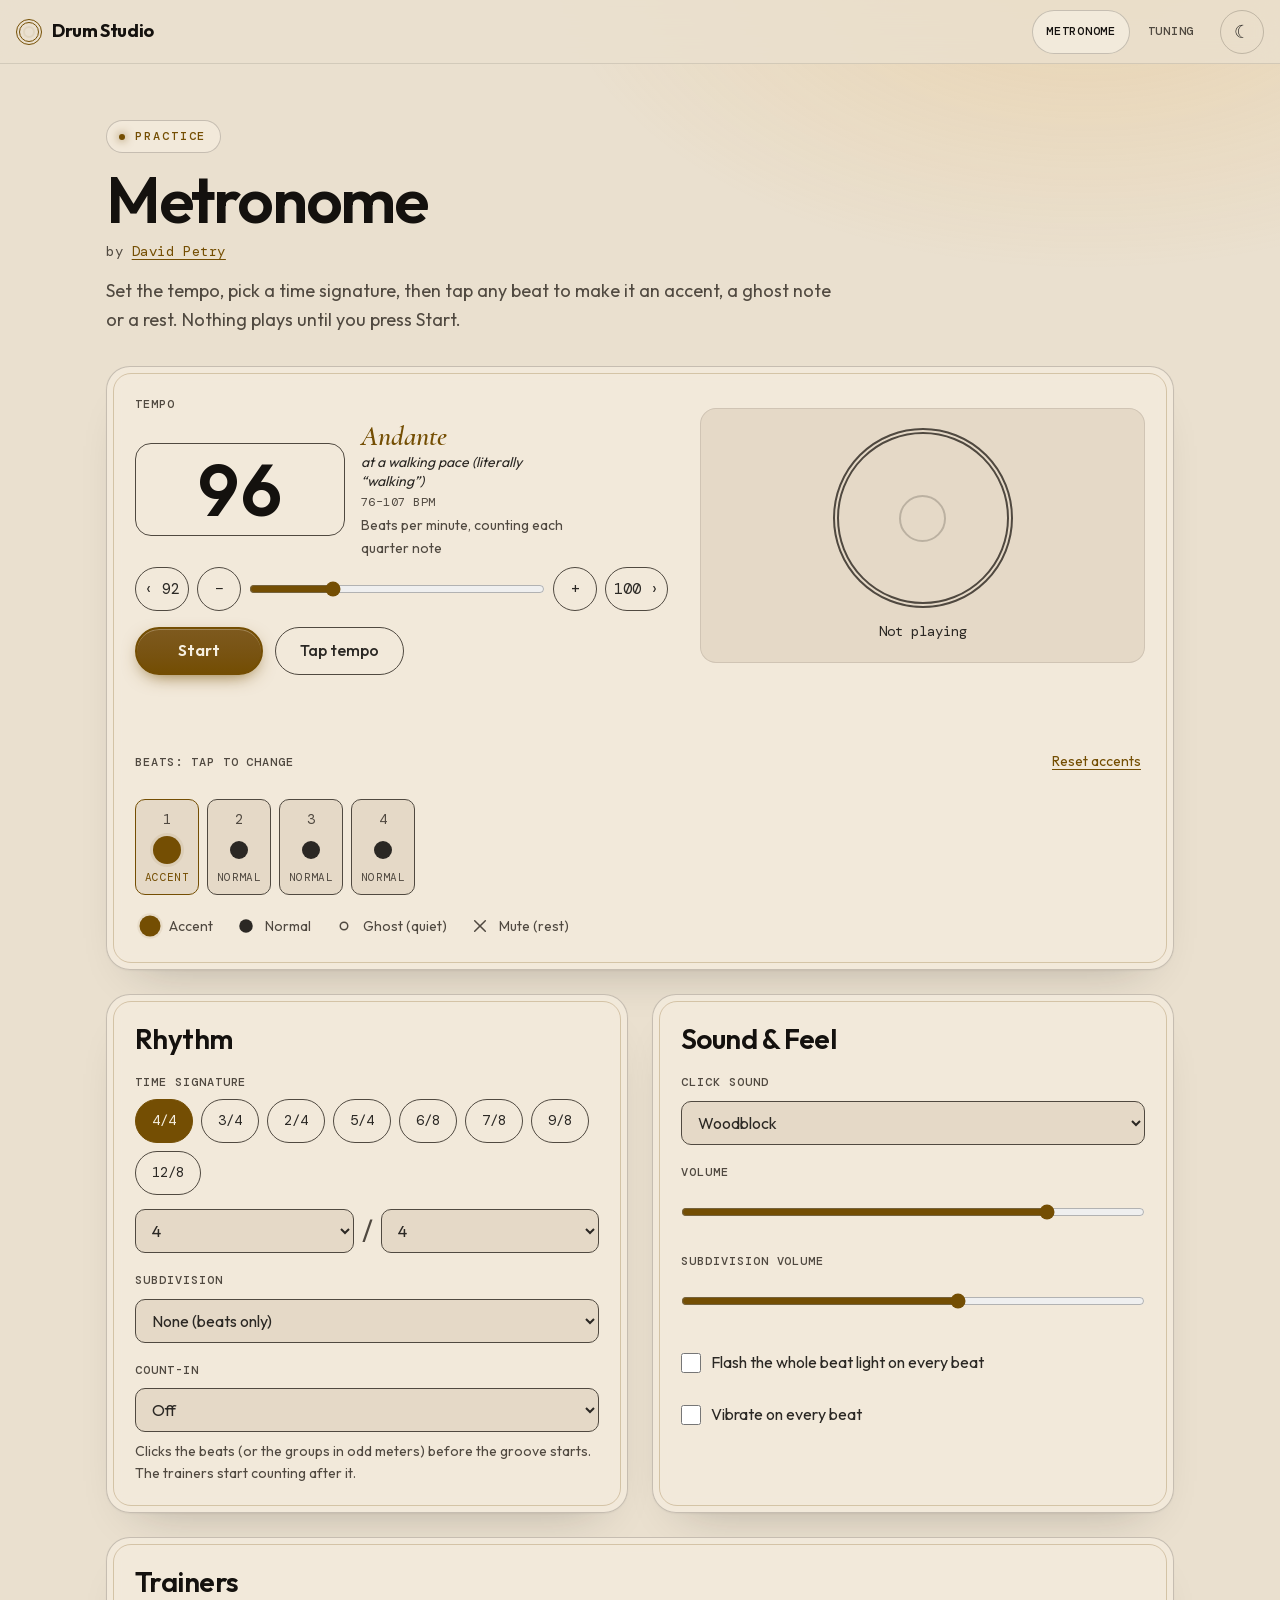
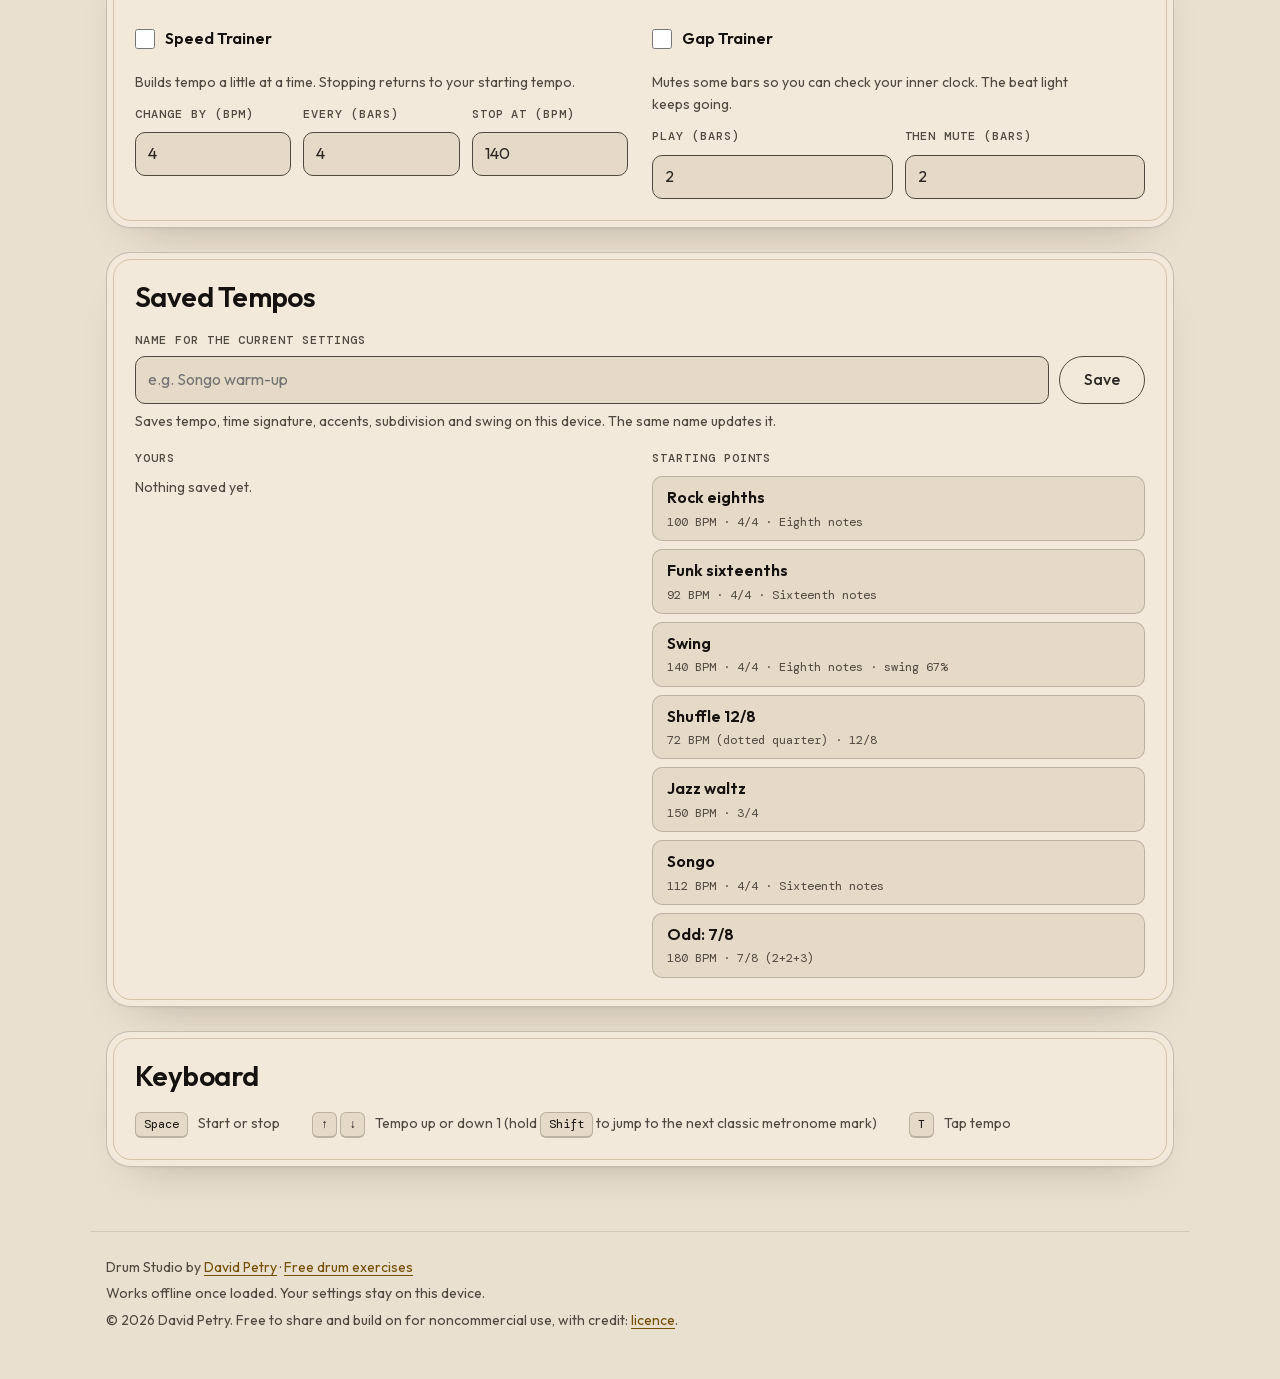
<file: index.html>
<!DOCTYPE html>
<html lang="en">
<head>
<meta charset="UTF-8">
<!-- Security policy: everything comes from this site; no inline scripts or styles;
     and the page may not send data anywhere (connect-src 'none'), so nothing,
     including microphone audio, can leave the device. Set here because GitHub
     Pages can't send it as a header. -->
<meta http-equiv="Content-Security-Policy" content="default-src 'self'; script-src 'self'; style-src 'self'; img-src 'self' data:; font-src 'self'; connect-src 'none'; media-src 'self'; manifest-src 'self'; worker-src 'self'; object-src 'none'; base-uri 'self'; form-action 'none'; upgrade-insecure-requests">
<meta name="referrer" content="strict-origin-when-cross-origin">
<meta name="viewport" content="width=device-width, initial-scale=1.0, viewport-fit=cover">
<title>Metronome · Drum Studio</title>
<meta name="description" content="A drummer's metronome: time signatures, subdivisions, swing, accents and ghost notes on every beat, saved tempos, and speed and gap trainers. Works offline.">
<meta name="author" content="David Petry">
<meta name="color-scheme" content="dark light">
<meta name="theme-color" content="#080a0e">
<link rel="manifest" href="manifest.webmanifest">
<link rel="icon" href="icons/icon.svg" type="image/svg+xml">
<link rel="apple-touch-icon" href="icons/apple-touch-icon.png">
<link rel="preload" href="fonts/outfit-300-700-latin.woff2" as="font" type="font/woff2" crossorigin>
<link rel="stylesheet" href="fonts/fonts.css">
<script src="js/theme.js"></script>
<link rel="stylesheet" href="css/studio.css">
</head>
<body>
<a href="#main" class="skip-link">Skip to main content</a>
<nav class="topnav" aria-label="Drum Studio">
  <a href="index.html" class="brand" aria-label="Drum Studio home"><span class="brand-mark" aria-hidden="true"></span><span class="brand-text">Drum Studio</span></a>
  <ul class="navlinks">
    <li><a href="index.html" aria-current="page">Metronome</a></li>
    <li><a href="tuning.html">Tuning</a></li>
    <li><button type="button" class="theme-toggle install-btn" id="installApp" aria-label="Install Drum Studio as an app" title="Install Drum Studio as an app" hidden><svg viewBox="0 0 24 24" width="20" height="20" aria-hidden="true" focusable="false"><path d="M12 3v12m0 0-5-5m5 5 5-5M5 21h14" fill="none" stroke="currentColor" stroke-width="2" stroke-linecap="round" stroke-linejoin="round"/></svg></button></li>
    <li><button type="button" class="theme-toggle" id="themeToggle" aria-label="Switch to light theme"><span aria-hidden="true">☀</span></button></li>
  </ul>
</nav>

<main id="main">
  <header class="pagehead">
    <p class="eyebrow">Practice</p>
    <h1>Metronome</h1>
    <p class="byline">by <a href="https://david-petry.netlify.app/">David Petry</a></p>
    <p class="lede">Set the tempo, pick a time signature, then tap any beat to make it an accent, a ghost note or a rest. Nothing plays until you press Start.</p>
  </header>

  <noscript><p class="panel notice">The metronome needs JavaScript turned on.</p></noscript>
  <p class="panel notice" id="no-audio" hidden>This browser can’t play web audio, so the metronome can’t run here. Try a current version of Chrome, Edge, Firefox or Safari.</p>

  <div id="metro" hidden>
    <!-- The player: tempo, the beat grid and Start -->
    <section class="panel player" aria-labelledby="player-title">
      <h2 id="player-title" class="visually-hidden">Player</h2>

      <div class="tempo">
        <label for="bpm" class="label">Tempo</label>
        <div class="tempo-readout">
          <input type="number" id="bpm" class="bpm" min="20" max="300" step="1" value="96" inputmode="numeric" aria-describedby="tempo-word tempo-meaning tempo-range tempo-unit">
          <div class="tempo-meta">
            <span class="tempo-word" id="tempo-word" lang="it">Andante</span>
            <span class="tempo-meaning" id="tempo-meaning">at a walking pace (literally “walking”)</span>
            <span class="tempo-range" id="tempo-range">76–107 BPM</span>
            <span class="tempo-unit" id="tempo-unit">Beats per minute, counting each quarter note</span>
          </div>
        </div>
        <div class="slide">
          <button type="button" class="step mark-step" id="bpm-prev" aria-label="Previous classic metronome mark: 92 BPM">‹ 92</button>
          <button type="button" class="step" id="bpm-down" aria-label="Slower by 1 BPM">−</button>
          <input type="range" id="bpm-range" min="20" max="300" step="1" value="96" aria-label="Tempo slider, 20 to 300 BPM">
          <button type="button" class="step" id="bpm-up" aria-label="Faster by 1 BPM">+</button>
          <button type="button" class="step mark-step" id="bpm-next" aria-label="Next classic metronome mark: 100 BPM">100 ›</button>
        </div>
      </div>

      <div class="stage">
        <div class="flash" id="flash" aria-hidden="true"><span class="flash-ring"></span></div>
        <p class="position" id="position">Not playing</p>
      </div>

      <div class="actions">
        <button type="button" class="btn-primary" id="start" aria-pressed="false">Start</button>
        <button type="button" class="btn-ghost" id="tap">Tap tempo</button>
      </div>
      <p class="status" id="status" role="status" aria-live="polite"></p>

      <div class="grid-head">
        <h3 class="label" id="grid-title">Beats: Tap to Change</h3>
        <button type="button" class="link-btn" id="reset-accents">Reset accents</button>
      </div>
      <div class="grid" id="grid" role="group" aria-labelledby="grid-title"></div>
      <ul class="legend" aria-label="What the beat marks mean">
        <li><span class="mark lv-accent" aria-hidden="true"></span>Accent</li>
        <li><span class="mark lv-normal" aria-hidden="true"></span>Normal</li>
        <li><span class="mark lv-ghost" aria-hidden="true"></span>Ghost (quiet)</li>
        <li><span class="mark lv-mute" aria-hidden="true"></span>Mute (rest)</li>
      </ul>
    </section>

    <div class="columns">
      <!-- Rhythm: time signature, subdivision, swing -->
      <section class="panel" aria-labelledby="rhythm-title">
        <h2 id="rhythm-title">Rhythm</h2>
        <fieldset class="field">
          <legend class="label">Time Signature</legend>
          <div class="chips" id="meter-quick"></div>
          <div class="meter-pick">
            <label class="visually-hidden" for="meter-beats">Beats per bar</label>
            <select id="meter-beats"></select>
            <span class="meter-slash" aria-hidden="true">/</span>
            <label class="visually-hidden" for="meter-unit">Note value of each beat</label>
            <select id="meter-unit"></select>
          </div>
        </fieldset>
        <div class="field" id="groups-row" hidden>
          <label class="label" for="meter-groups">Grouping</label>
          <select id="meter-groups"></select>
          <p class="hint">How the beats are felt. 7/8 as 2 + 2 + 3 accents beats 1, 3 and 5.</p>
        </div>
        <label class="check" id="dotted-row" hidden><input type="checkbox" id="dotted"> Count the tempo in dotted quarters (one per group of three)</label>
        <div class="field">
          <label class="label" for="sub">Subdivision</label>
          <select id="sub"></select>
        </div>
        <div class="field" id="swing-row" hidden>
          <label class="label" for="swing">Swing</label>
          <input type="range" id="swing" min="50" max="75" step="1" value="50" aria-describedby="swing-out">
          <output id="swing-out" for="swing" class="hint">Straight (50%)</output>
        </div>
        <div class="field">
          <label class="label" for="count-in">Count-in</label>
          <select id="count-in">
            <option value="0">Off</option>
            <option value="1">1 bar</option>
            <option value="2">2 bars</option>
          </select>
          <p class="hint">Clicks the beats (or the groups in odd meters) before the groove starts. The trainers start counting after it.</p>
        </div>
      </section>

      <!-- Sound and feel -->
      <section class="panel" aria-labelledby="sound-title">
        <h2 id="sound-title">Sound &amp; Feel</h2>
        <div class="field">
          <label class="label" for="sound">Click sound</label>
          <select id="sound">
            <option value="wood">Woodblock</option>
            <option value="beep">Beep</option>
            <option value="stick">Stick click</option>
          </select>
        </div>
        <div class="field">
          <label class="label" for="volume">Volume</label>
          <input type="range" id="volume" min="0" max="100" step="1" value="80">
        </div>
        <div class="field">
          <label class="label" for="sub-volume">Subdivision volume</label>
          <input type="range" id="sub-volume" min="0" max="100" step="1" value="60">
        </div>
        <label class="check"><input type="checkbox" id="big-flash"> Flash the whole beat light on every beat</label>
        <label class="check" id="vibrate-row" hidden><input type="checkbox" id="vibrate"> Vibrate on every beat</label>
      </section>
    </div>

    <!-- Trainers -->
    <section class="panel" aria-labelledby="trainers-title">
      <h2 id="trainers-title">Trainers</h2>
      <div class="columns">
        <fieldset class="trainer">
          <legend><label class="check"><input type="checkbox" id="speed-on"> Speed Trainer</label></legend>
          <p class="hint">Builds tempo a little at a time. Stopping returns to your starting tempo.</p>
          <p class="trainer-progress" id="speed-progress" hidden></p>
          <div class="trio">
            <label class="field"><span class="label">Change by (BPM)</span><input type="number" id="speed-step" value="4" min="-50" max="50" inputmode="numeric"></label>
            <label class="field"><span class="label">Every (bars)</span><input type="number" id="speed-every" value="4" min="1" max="64" inputmode="numeric"></label>
            <label class="field"><span class="label">Stop at (BPM)</span><input type="number" id="speed-target" value="140" min="20" max="300" inputmode="numeric"></label>
          </div>
        </fieldset>
        <fieldset class="trainer">
          <legend><label class="check"><input type="checkbox" id="gap-on"> Gap Trainer</label></legend>
          <p class="hint">Mutes some bars so you can check your inner clock. The beat light keeps going.</p>
          <div class="trio">
            <label class="field"><span class="label">Play (bars)</span><input type="number" id="gap-play" value="2" min="1" max="64" inputmode="numeric"></label>
            <label class="field"><span class="label">Then mute (bars)</span><input type="number" id="gap-mute" value="2" min="1" max="64" inputmode="numeric"></label>
          </div>
        </fieldset>
      </div>
    </section>

    <!-- Saved tempos -->
    <section class="panel" aria-labelledby="presets-title">
      <h2 id="presets-title">Saved Tempos</h2>
      <form id="preset-form" class="preset-form">
        <label class="label" for="preset-name">Name for the current settings</label>
        <div class="inline">
          <input type="text" id="preset-name" maxlength="40" placeholder="e.g. Songo warm-up" autocomplete="off">
          <button type="submit" class="btn-ghost">Save</button>
        </div>
        <p class="hint">Saves tempo, time signature, accents, subdivision and swing on this device. The same name updates it.</p>
      </form>
      <div class="columns">
        <div>
          <h3 class="label">Yours</h3>
          <p class="hint" id="presets-empty">Nothing saved yet.</p>
          <ul class="presets" id="my-presets"></ul>
          <div class="undo" id="preset-undo" hidden>
            <span id="preset-undo-text"></span>
            <button type="button" class="btn-ghost" id="preset-undo-btn">Undo</button>
          </div>
        </div>
        <div>
          <h3 class="label">Starting Points</h3>
          <ul class="presets" id="starter-presets"></ul>
        </div>
      </div>
    </section>

    <section class="panel keys" aria-labelledby="keys-title">
      <h2 id="keys-title">Keyboard</h2>
      <dl class="keylist">
        <div><dt><kbd>Space</kbd></dt><dd>Start or stop</dd></div>
        <div><dt><kbd>↑</kbd> <kbd>↓</kbd></dt><dd>Tempo up or down 1 (hold <kbd>Shift</kbd> to jump to the next classic metronome mark)</dd></div>
        <div><dt><kbd>T</kbd></dt><dd>Tap tempo</dd></div>
      </dl>
    </section>
  </div>
</main>

<!-- Quick controls: appear at the bottom of the screen whenever the main
     Start button is scrolled out of view (see metronome.dart). -->
<div class="transport" id="transport" role="region" aria-label="Quick controls" hidden>
  <button type="button" class="transport-step" id="q-down" aria-label="Slower by 1 BPM">−</button>
  <span class="transport-bpm"><span id="q-bpm">96</span> <span class="transport-unit">BPM</span></span>
  <button type="button" class="transport-step" id="q-up" aria-label="Faster by 1 BPM">+</button>
  <button type="button" class="btn-ghost transport-tap" id="q-tap">Tap</button>
  <button type="button" class="btn-primary transport-start" id="q-start" aria-pressed="false">Start</button>
</div>

<footer class="foot">
  <p>Drum Studio by <a href="https://david-petry.netlify.app/">David Petry</a> · <a href="https://david-petry.netlify.app/drum-exercises.html">Free drum exercises</a></p>
  <p>Works offline once loaded. Your settings stay on this device.</p>
  <p class="install-tip" id="ios-install-tip" hidden>On iPhone or iPad: tap <strong>Share</strong>, then <strong>Add to Home Screen</strong> to install Drum Studio.</p>
  <p>© 2026 David Petry. Free to share and build on for noncommercial use, with credit: <a href="https://github.com/davidpetry-cloud/drum-studio/blob/main/LICENSE">licence</a>.</p>
</footer>
<script src="js/metronome.js" defer></script>
</body>
</html>
</file>
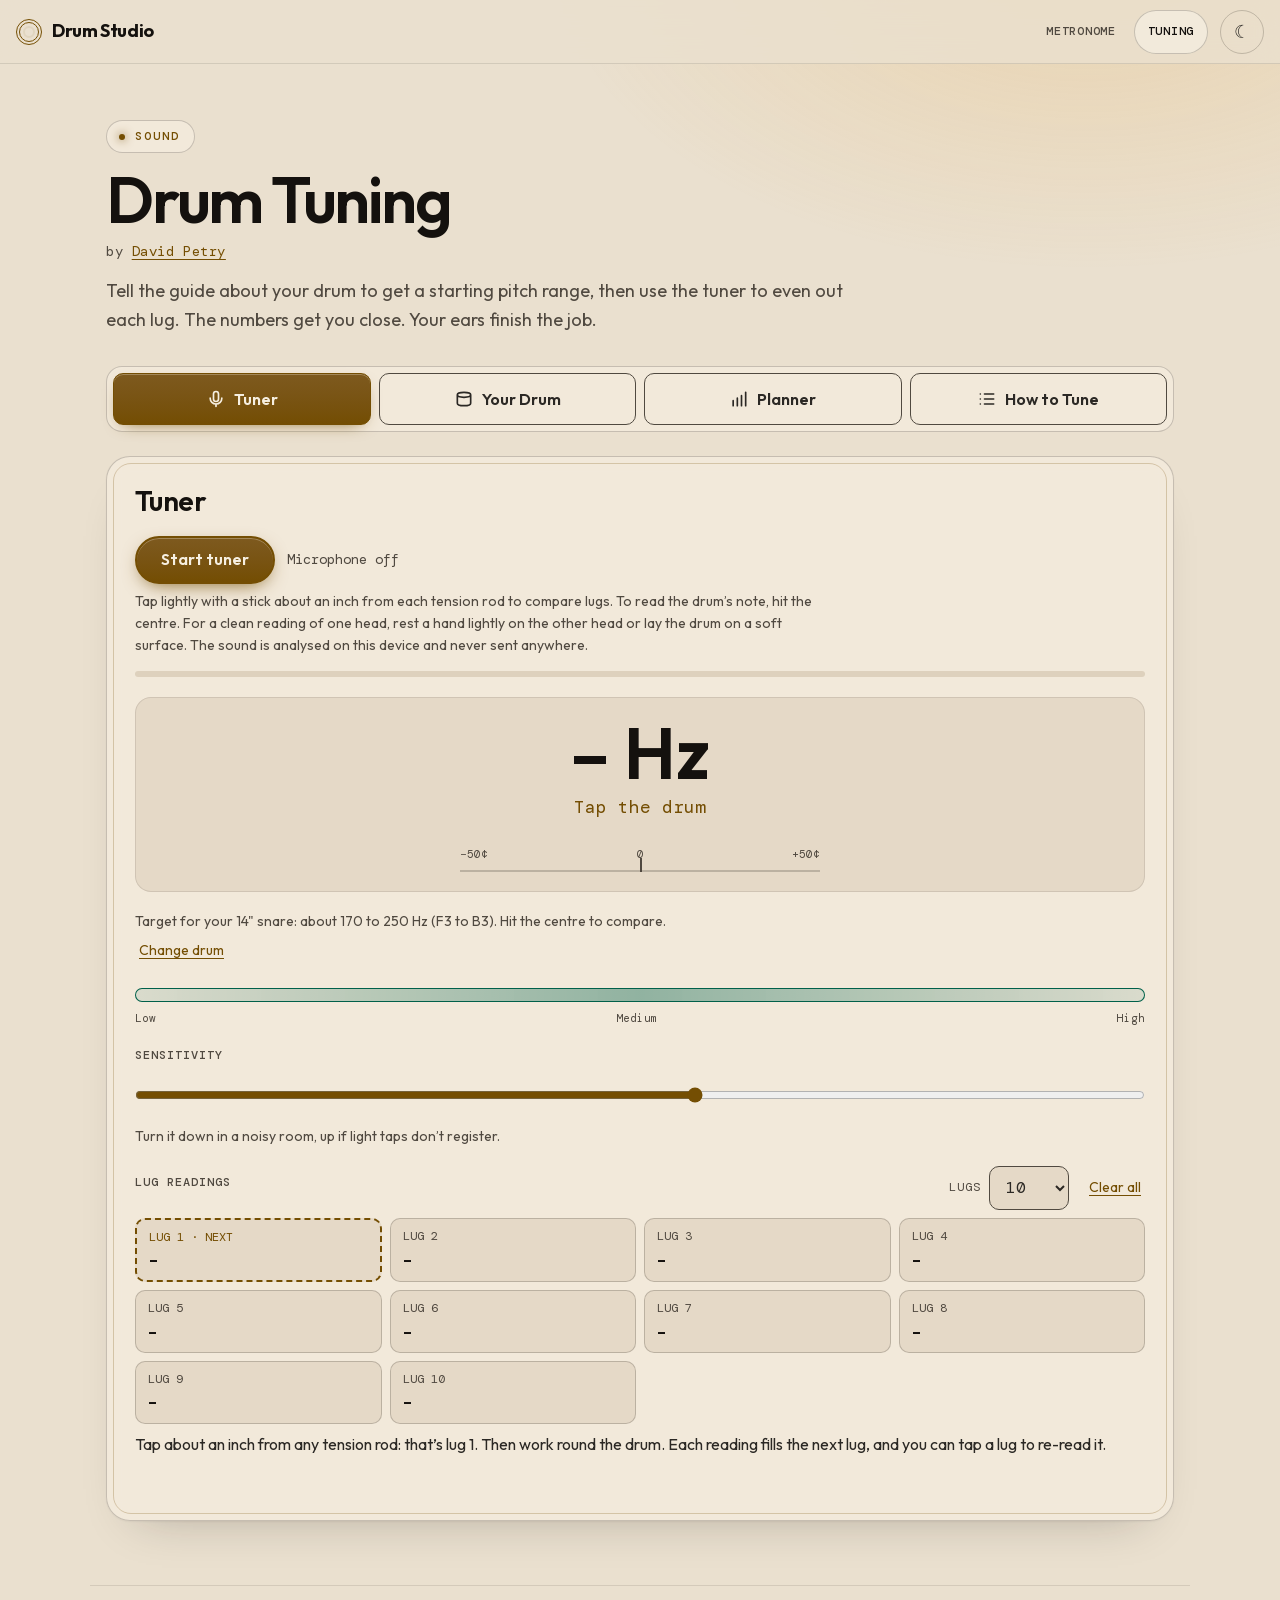
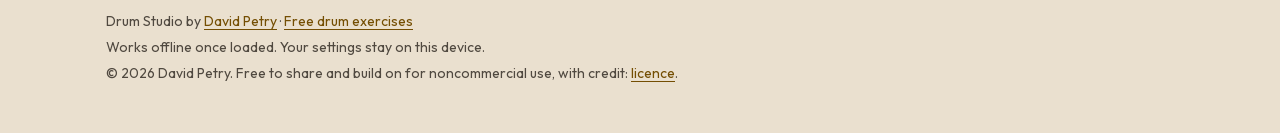
<file: tuning.html>
<!DOCTYPE html>
<html lang="en">
<head>
<meta charset="UTF-8">
<!-- Security policy: everything comes from this site; no inline scripts or styles;
     and the page may not send data anywhere (connect-src 'none'), so nothing,
     including microphone audio, can leave the device. Set here because GitHub
     Pages can't send it as a header. -->
<meta http-equiv="Content-Security-Policy" content="default-src 'self'; script-src 'self'; style-src 'self'; img-src 'self' data:; font-src 'self'; connect-src 'none'; media-src 'self'; manifest-src 'self'; worker-src 'self'; object-src 'none'; base-uri 'self'; form-action 'none'; upgrade-insecure-requests">
<meta name="referrer" content="strict-origin-when-cross-origin">
<meta name="viewport" content="width=device-width, initial-scale=1.0, viewport-fit=cover">
<title>Drum Tuning · Drum Studio</title>
<meta name="description" content="Tune your drums: a microphone tuner that reads each lug, starting pitch ranges by drum size, what shell materials and heads do, and a tom interval planner.">
<meta name="author" content="David Petry">
<meta name="color-scheme" content="dark light">
<meta name="theme-color" content="#080a0e">
<link rel="manifest" href="manifest.webmanifest">
<link rel="icon" href="icons/icon.svg" type="image/svg+xml">
<link rel="apple-touch-icon" href="icons/apple-touch-icon.png">
<link rel="preload" href="fonts/outfit-300-700-latin.woff2" as="font" type="font/woff2" crossorigin>
<link rel="stylesheet" href="fonts/fonts.css">
<script src="js/theme.js"></script>
<link rel="stylesheet" href="css/studio.css">
</head>
<body>
<a href="#main" class="skip-link">Skip to main content</a>
<nav class="topnav" aria-label="Drum Studio">
  <a href="index.html" class="brand" aria-label="Drum Studio home"><span class="brand-mark" aria-hidden="true"></span><span class="brand-text">Drum Studio</span></a>
  <ul class="navlinks">
    <li><a href="index.html">Metronome</a></li>
    <li><a href="tuning.html" aria-current="page">Tuning</a></li>
    <li><button type="button" class="theme-toggle install-btn" id="installApp" aria-label="Install Drum Studio as an app" title="Install Drum Studio as an app" hidden><svg viewBox="0 0 24 24" width="20" height="20" aria-hidden="true" focusable="false"><path d="M12 3v12m0 0-5-5m5 5 5-5M5 21h14" fill="none" stroke="currentColor" stroke-width="2" stroke-linecap="round" stroke-linejoin="round"/></svg></button></li>
    <li><button type="button" class="theme-toggle" id="themeToggle" aria-label="Switch to light theme"><span aria-hidden="true">☀</span></button></li>
  </ul>
</nav>

<main id="main">
  <header class="pagehead">
    <p class="eyebrow">Sound</p>
    <h1>Drum Tuning</h1>
    <p class="byline">by <a href="https://david-petry.netlify.app/">David Petry</a></p>
    <p class="lede">Tell the guide about your drum to get a starting pitch range, then use the tuner to even out each lug. The numbers get you close. Your ears finish the job.</p>
  </header>

  <noscript><p class="panel notice">The tuner and the guide need JavaScript turned on. The tuning steps below still work without it.</p></noscript>

  <!-- Section tabs: shown by tuning.dart, which then shows one section at a
       time. Without JavaScript every section stays visible. -->
  <div class="tabs" role="tablist" aria-label="Tuning sections" id="tuning-tabs" hidden>
    <button type="button" role="tab" class="tab" id="tab-tuner" aria-controls="tuner" aria-selected="true"><svg class="tab-icon" viewBox="0 0 24 24" width="20" height="20" aria-hidden="true" focusable="false"><path d="M12 3a3 3 0 0 0-3 3v6a3 3 0 0 0 6 0V6a3 3 0 0 0-3-3zM5 11a7 7 0 0 0 14 0M12 18v3" fill="none" stroke="currentColor" stroke-width="2" stroke-linecap="round" stroke-linejoin="round"/></svg><span>Tuner</span></button>
    <button type="button" role="tab" class="tab" id="tab-guide" aria-controls="guide" aria-selected="false" tabindex="-1"><svg class="tab-icon" viewBox="0 0 24 24" width="20" height="20" aria-hidden="true" focusable="false"><path d="M4 7c0-1.7 3.6-3 8-3s8 1.3 8 3-3.6 3-8 3-8-1.3-8-3zM4 7v10c0 1.7 3.6 3 8 3s8-1.3 8-3V7" fill="none" stroke="currentColor" stroke-width="2" stroke-linecap="round" stroke-linejoin="round"/></svg><span>Your Drum</span></button>
    <button type="button" role="tab" class="tab" id="tab-planner" aria-controls="planner" aria-selected="false" tabindex="-1"><svg class="tab-icon" viewBox="0 0 24 24" width="20" height="20" aria-hidden="true" focusable="false"><path d="M5 20v-6M10 20v-9M15 20v-12M20 20V4" fill="none" stroke="currentColor" stroke-width="2" stroke-linecap="round" stroke-linejoin="round"/></svg><span>Planner</span></button>
    <button type="button" role="tab" class="tab" id="tab-howto" aria-controls="howto" aria-selected="false" tabindex="-1"><svg class="tab-icon" viewBox="0 0 24 24" width="20" height="20" aria-hidden="true" focusable="false"><path d="M9 6h11M9 12h11M9 18h11M4 6h.01M4 12h.01M4 18h.01" fill="none" stroke="currentColor" stroke-width="2" stroke-linecap="round" stroke-linejoin="round"/></svg><span>How to Tune</span></button>
  </div>

  <!-- Tuner -->
  <section class="panel" id="tuner" aria-labelledby="tuner-title">
    <h2 id="tuner-title">Tuner</h2>
    <p class="notice" id="no-mic" hidden>This browser can’t open a microphone here. The tuner needs a secure (https) page in a current browser.</p>
    <div id="tuner-body">
      <div class="actions">
        <button type="button" class="btn-primary" id="mic-start" aria-pressed="false">Start tuner</button>
        <span class="listen" id="listen-state">Microphone off</span>
      </div>
      <p class="hint tuner-tip">Tap lightly with a stick about an inch from each tension rod to compare lugs. To read the drum’s note, hit the centre. For a clean reading of one head, rest a hand lightly on the other head or lay the drum on a soft surface. The sound is analysed on this device and never sent anywhere.</p>
      <div class="level" id="level" aria-hidden="true"><span></span></div>

      <div class="readout">
        <p class="reading-hz" id="reading-hz">– Hz</p>
        <p class="reading-note" id="reading-note">Tap the drum</p>
        <div class="cents" aria-hidden="true">
          <span class="cents-scale"><span>−50¢</span><span>0</span><span>+50¢</span></span>
          <span class="needle" id="needle" hidden></span>
        </div>
      </div>

      <div class="target">
        <p class="hint" id="target-line"></p>
        <button type="button" class="link-btn" id="change-drum" hidden>Change drum</button>
        <div class="target-bar" aria-hidden="true">
          <span class="zone"></span>
          <span class="target-mark" id="target-mark" hidden></span>
          <span class="target-ends"><span>Low</span><span>Medium</span><span>High</span></span>
        </div>
      </div>

      <div class="field">
        <label class="label" for="sensitivity">Sensitivity</label>
        <input type="range" id="sensitivity" min="1" max="10" step="1" value="6" aria-describedby="sens-hint">
        <p class="hint" id="sens-hint">Turn it down in a noisy room, up if light taps don’t register.</p>
      </div>

      <div class="lugs-head">
        <h3 class="label">Lug Readings</h3>
        <label class="lug-count"><span>Lugs</span> <select id="lug-count"></select></label>
        <button type="button" class="link-btn" id="lugs-clear">Clear all</button>
      </div>
      <ol class="lugs" id="lugs"></ol>
      <p class="lug-status" id="lug-status"></p>
      <p class="status" id="tuner-status" role="status" aria-live="polite"></p>
    </div>
  </section>

  <!-- Guide: your drum -->
  <section class="panel" id="guide" aria-labelledby="guide-title">
    <h2 id="guide-title">Your Drum</h2>
    <div class="form-grid">
      <label class="field"><span class="label">Drum</span><select id="drum-type"></select></label>
      <label class="field"><span class="label">Size</span><select id="drum-size"></select></label>
      <label class="field"><span class="label">Depth</span><select id="drum-depth"></select></label>
      <label class="field"><span class="label">Shell</span><select id="material"></select></label>
      <label class="field"><span class="label">Batter (top) head</span><select id="batter"></select></label>
      <label class="field"><span class="label">Resonant (bottom) head</span><select id="reso"></select></label>
      <label class="field" id="relation-row"><span class="label">Resonant vs batter</span><select id="relation"></select></label>
    </div>

    <div class="range-card" aria-labelledby="range-title">
      <h3 id="range-title">Starting Range</h3>
      <dl class="range-stops">
        <div><dt>Low</dt><dd id="range-low">–</dd></div>
        <div><dt>Medium</dt><dd id="range-med">–</dd></div>
        <div><dt>High</dt><dd id="range-high">–</dd></div>
      </dl>
      <p class="hint" id="range-scaled"></p>
    </div>
    <ul class="notes" id="notes"></ul>
  </section>

  <!-- Planner -->
  <section class="panel" id="planner" aria-labelledby="planner-title">
    <h2 id="planner-title">Tom Interval Planner</h2>
    <p class="hint">Spacing toms by a musical interval makes fills sound melodic, but it’s your kit: use one interval, a different one for each gap, or tune each tom freely and see what you get.</p>
    <fieldset class="field">
      <legend class="label">Your Toms</legend>
      <div class="chips" id="plan-sizes"></div>
    </fieldset>
    <fieldset class="field">
      <legend class="label">Spacing</legend>
      <div class="chips" id="plan-spacing"></div>
      <p class="hint" id="plan-spacing-hint"></p>
    </fieldset>
    <div class="form-grid">
      <label class="field" id="plan-interval-row"><span class="label">Interval between toms</span><select id="plan-interval"></select></label>
      <div class="field" id="plan-top-row">
        <label class="label" for="plan-top">Smallest tom (Hz)</label>
        <div class="inline">
          <input type="number" id="plan-top" min="30" max="1000" step="1" inputmode="decimal">
          <button type="button" class="btn-ghost" id="plan-suggest">Use medium</button>
        </div>
      </div>
    </div>
    <div class="table-wrap">
      <table class="plan">
        <caption class="visually-hidden">Pitch for each tom and the interval to the next one</caption>
        <thead><tr><th scope="col">Tom</th><th scope="col">Pitch</th><th scope="col">Note</th><th scope="col">Interval to next tom</th><th scope="col">Range check</th></tr></thead>
        <tbody id="plan-out"></tbody>
      </table>
    </div>
    <p class="status" id="plan-summary" role="status" aria-live="polite"></p>
  </section>

  <div id="howto" class="stack">
    <!-- Method -->
    <section class="panel" aria-labelledby="steps-title">
      <h2 id="steps-title">How to Tune a Head</h2>
      <ol class="steps">
        <li>Seat the head: press the centre firmly with your palm a few times so it settles on the bearing edge.</li>
        <li>Finger-tighten every rod evenly until each one just touches the hoop.</li>
        <li>Tighten in a star (criss-cross) pattern, the same small turn on every rod: half turns at first, then quarter turns as you get close.</li>
        <li>Tap about an inch in from each rod and listen, or use the tuner. Bring any lug that sounds off up or down to match the others.</li>
        <li>Tune the resonant head the same way, then choose how it relates to the batter head.</li>
        <li>Play the drum with the rest of the kit and adjust by ear.</li>
      </ol>
    </section>

    <section class="panel" aria-labelledby="sources-title">
      <h2 id="sources-title">Sources</h2>
      <p class="hint">Researched November 2026. The sources don’t always agree, and where they don’t, the guide says so. Pitch ranges are starting points, not rules.</p>
      <ol class="sources" id="sources"></ol>
    </section>
  </div>
</main>

<footer class="foot">
  <p>Drum Studio by <a href="https://david-petry.netlify.app/">David Petry</a> · <a href="https://david-petry.netlify.app/drum-exercises.html">Free drum exercises</a></p>
  <p>Works offline once loaded. Your settings stay on this device.</p>
  <p class="install-tip" id="ios-install-tip" hidden>On iPhone or iPad: tap <strong>Share</strong>, then <strong>Add to Home Screen</strong> to install Drum Studio.</p>
  <p>© 2026 David Petry. Free to share and build on for noncommercial use, with credit: <a href="https://github.com/davidpetry-cloud/drum-studio/blob/main/LICENSE">licence</a>.</p>
</footer>
<script src="js/tuning.js" defer></script>
</body>
</html>
</file>
<file: fonts/fonts.css>
/* Self-hosted web fonts: DM Mono, Cormorant Garamond, Outfit.
   From Google Fonts, latin and latin-ext subsets only. Serving them from this
   site means visitors' browsers make no request to Google. Licences: OFL-*.txt
   in this folder (SIL Open Font License 1.1). A browser only downloads the
   files for faces a page actually uses. */

/* latin-ext */
@font-face {
  font-family: 'Cormorant Garamond';
  font-style: italic;
  font-weight: 400;
  font-display: swap;
  src: url(./cormorant-garamond-400-600-italic-latin-ext.woff2) format('woff2');
  unicode-range: U+0100-02BA, U+02BD-02C5, U+02C7-02CC, U+02CE-02D7, U+02DD-02FF, U+0304, U+0308, U+0329, U+1D00-1DBF, U+1E00-1E9F, U+1EF2-1EFF, U+2020, U+20A0-20AB, U+20AD-20C4, U+2113, U+2C60-2C7F, U+A720-A7FF;
}
/* latin */
@font-face {
  font-family: 'Cormorant Garamond';
  font-style: italic;
  font-weight: 400;
  font-display: swap;
  src: url(./cormorant-garamond-400-600-italic-latin.woff2) format('woff2');
  unicode-range: U+0000-00FF, U+0131, U+0152-0153, U+02BB-02BC, U+02C6, U+02DA, U+02DC, U+0304, U+0308, U+0329, U+2000-206F, U+20AC, U+2122, U+2191, U+2193, U+2212, U+2215, U+FEFF, U+FFFD;
}
/* latin-ext */
@font-face {
  font-family: 'Cormorant Garamond';
  font-style: italic;
  font-weight: 600;
  font-display: swap;
  src: url(./cormorant-garamond-400-600-italic-latin-ext.woff2) format('woff2');
  unicode-range: U+0100-02BA, U+02BD-02C5, U+02C7-02CC, U+02CE-02D7, U+02DD-02FF, U+0304, U+0308, U+0329, U+1D00-1DBF, U+1E00-1E9F, U+1EF2-1EFF, U+2020, U+20A0-20AB, U+20AD-20C4, U+2113, U+2C60-2C7F, U+A720-A7FF;
}
/* latin */
@font-face {
  font-family: 'Cormorant Garamond';
  font-style: italic;
  font-weight: 600;
  font-display: swap;
  src: url(./cormorant-garamond-400-600-italic-latin.woff2) format('woff2');
  unicode-range: U+0000-00FF, U+0131, U+0152-0153, U+02BB-02BC, U+02C6, U+02DA, U+02DC, U+0304, U+0308, U+0329, U+2000-206F, U+20AC, U+2122, U+2191, U+2193, U+2212, U+2215, U+FEFF, U+FFFD;
}
/* latin-ext */
@font-face {
  font-family: 'Cormorant Garamond';
  font-style: normal;
  font-weight: 400;
  font-display: swap;
  src: url(./cormorant-garamond-400-700-latin-ext.woff2) format('woff2');
  unicode-range: U+0100-02BA, U+02BD-02C5, U+02C7-02CC, U+02CE-02D7, U+02DD-02FF, U+0304, U+0308, U+0329, U+1D00-1DBF, U+1E00-1E9F, U+1EF2-1EFF, U+2020, U+20A0-20AB, U+20AD-20C4, U+2113, U+2C60-2C7F, U+A720-A7FF;
}
/* latin */
@font-face {
  font-family: 'Cormorant Garamond';
  font-style: normal;
  font-weight: 400;
  font-display: swap;
  src: url(./cormorant-garamond-400-700-latin.woff2) format('woff2');
  unicode-range: U+0000-00FF, U+0131, U+0152-0153, U+02BB-02BC, U+02C6, U+02DA, U+02DC, U+0304, U+0308, U+0329, U+2000-206F, U+20AC, U+2122, U+2191, U+2193, U+2212, U+2215, U+FEFF, U+FFFD;
}
/* latin-ext */
@font-face {
  font-family: 'Cormorant Garamond';
  font-style: normal;
  font-weight: 600;
  font-display: swap;
  src: url(./cormorant-garamond-400-700-latin-ext.woff2) format('woff2');
  unicode-range: U+0100-02BA, U+02BD-02C5, U+02C7-02CC, U+02CE-02D7, U+02DD-02FF, U+0304, U+0308, U+0329, U+1D00-1DBF, U+1E00-1E9F, U+1EF2-1EFF, U+2020, U+20A0-20AB, U+20AD-20C4, U+2113, U+2C60-2C7F, U+A720-A7FF;
}
/* latin */
@font-face {
  font-family: 'Cormorant Garamond';
  font-style: normal;
  font-weight: 600;
  font-display: swap;
  src: url(./cormorant-garamond-400-700-latin.woff2) format('woff2');
  unicode-range: U+0000-00FF, U+0131, U+0152-0153, U+02BB-02BC, U+02C6, U+02DA, U+02DC, U+0304, U+0308, U+0329, U+2000-206F, U+20AC, U+2122, U+2191, U+2193, U+2212, U+2215, U+FEFF, U+FFFD;
}
/* latin-ext */
@font-face {
  font-family: 'Cormorant Garamond';
  font-style: normal;
  font-weight: 700;
  font-display: swap;
  src: url(./cormorant-garamond-400-700-latin-ext.woff2) format('woff2');
  unicode-range: U+0100-02BA, U+02BD-02C5, U+02C7-02CC, U+02CE-02D7, U+02DD-02FF, U+0304, U+0308, U+0329, U+1D00-1DBF, U+1E00-1E9F, U+1EF2-1EFF, U+2020, U+20A0-20AB, U+20AD-20C4, U+2113, U+2C60-2C7F, U+A720-A7FF;
}
/* latin */
@font-face {
  font-family: 'Cormorant Garamond';
  font-style: normal;
  font-weight: 700;
  font-display: swap;
  src: url(./cormorant-garamond-400-700-latin.woff2) format('woff2');
  unicode-range: U+0000-00FF, U+0131, U+0152-0153, U+02BB-02BC, U+02C6, U+02DA, U+02DC, U+0304, U+0308, U+0329, U+2000-206F, U+20AC, U+2122, U+2191, U+2193, U+2212, U+2215, U+FEFF, U+FFFD;
}
/* latin-ext */
@font-face {
  font-family: 'DM Mono';
  font-style: italic;
  font-weight: 400;
  font-display: swap;
  src: url(./dm-mono-400-italic-latin-ext.woff2) format('woff2');
  unicode-range: U+0100-02BA, U+02BD-02C5, U+02C7-02CC, U+02CE-02D7, U+02DD-02FF, U+0304, U+0308, U+0329, U+1D00-1DBF, U+1E00-1E9F, U+1EF2-1EFF, U+2020, U+20A0-20AB, U+20AD-20C4, U+2113, U+2C60-2C7F, U+A720-A7FF;
}
/* latin */
@font-face {
  font-family: 'DM Mono';
  font-style: italic;
  font-weight: 400;
  font-display: swap;
  src: url(./dm-mono-400-italic-latin.woff2) format('woff2');
  unicode-range: U+0000-00FF, U+0131, U+0152-0153, U+02BB-02BC, U+02C6, U+02DA, U+02DC, U+0304, U+0308, U+0329, U+2000-206F, U+20AC, U+2122, U+2191, U+2193, U+2212, U+2215, U+FEFF, U+FFFD;
}
/* latin-ext */
@font-face {
  font-family: 'DM Mono';
  font-style: normal;
  font-weight: 300;
  font-display: swap;
  src: url(./dm-mono-300-latin-ext.woff2) format('woff2');
  unicode-range: U+0100-02BA, U+02BD-02C5, U+02C7-02CC, U+02CE-02D7, U+02DD-02FF, U+0304, U+0308, U+0329, U+1D00-1DBF, U+1E00-1E9F, U+1EF2-1EFF, U+2020, U+20A0-20AB, U+20AD-20C4, U+2113, U+2C60-2C7F, U+A720-A7FF;
}
/* latin */
@font-face {
  font-family: 'DM Mono';
  font-style: normal;
  font-weight: 300;
  font-display: swap;
  src: url(./dm-mono-300-latin.woff2) format('woff2');
  unicode-range: U+0000-00FF, U+0131, U+0152-0153, U+02BB-02BC, U+02C6, U+02DA, U+02DC, U+0304, U+0308, U+0329, U+2000-206F, U+20AC, U+2122, U+2191, U+2193, U+2212, U+2215, U+FEFF, U+FFFD;
}
/* latin-ext */
@font-face {
  font-family: 'DM Mono';
  font-style: normal;
  font-weight: 400;
  font-display: swap;
  src: url(./dm-mono-400-latin-ext.woff2) format('woff2');
  unicode-range: U+0100-02BA, U+02BD-02C5, U+02C7-02CC, U+02CE-02D7, U+02DD-02FF, U+0304, U+0308, U+0329, U+1D00-1DBF, U+1E00-1E9F, U+1EF2-1EFF, U+2020, U+20A0-20AB, U+20AD-20C4, U+2113, U+2C60-2C7F, U+A720-A7FF;
}
/* latin */
@font-face {
  font-family: 'DM Mono';
  font-style: normal;
  font-weight: 400;
  font-display: swap;
  src: url(./dm-mono-400-latin.woff2) format('woff2');
  unicode-range: U+0000-00FF, U+0131, U+0152-0153, U+02BB-02BC, U+02C6, U+02DA, U+02DC, U+0304, U+0308, U+0329, U+2000-206F, U+20AC, U+2122, U+2191, U+2193, U+2212, U+2215, U+FEFF, U+FFFD;
}
/* latin-ext */
@font-face {
  font-family: 'DM Mono';
  font-style: normal;
  font-weight: 500;
  font-display: swap;
  src: url(./dm-mono-500-latin-ext.woff2) format('woff2');
  unicode-range: U+0100-02BA, U+02BD-02C5, U+02C7-02CC, U+02CE-02D7, U+02DD-02FF, U+0304, U+0308, U+0329, U+1D00-1DBF, U+1E00-1E9F, U+1EF2-1EFF, U+2020, U+20A0-20AB, U+20AD-20C4, U+2113, U+2C60-2C7F, U+A720-A7FF;
}
/* latin */
@font-face {
  font-family: 'DM Mono';
  font-style: normal;
  font-weight: 500;
  font-display: swap;
  src: url(./dm-mono-500-latin.woff2) format('woff2');
  unicode-range: U+0000-00FF, U+0131, U+0152-0153, U+02BB-02BC, U+02C6, U+02DA, U+02DC, U+0304, U+0308, U+0329, U+2000-206F, U+20AC, U+2122, U+2191, U+2193, U+2212, U+2215, U+FEFF, U+FFFD;
}
/* latin-ext */
@font-face {
  font-family: 'Outfit';
  font-style: normal;
  font-weight: 300;
  font-display: swap;
  src: url(./outfit-300-700-latin-ext.woff2) format('woff2');
  unicode-range: U+0100-02BA, U+02BD-02C5, U+02C7-02CC, U+02CE-02D7, U+02DD-02FF, U+0304, U+0308, U+0329, U+1D00-1DBF, U+1E00-1E9F, U+1EF2-1EFF, U+2020, U+20A0-20AB, U+20AD-20C4, U+2113, U+2C60-2C7F, U+A720-A7FF;
}
/* latin */
@font-face {
  font-family: 'Outfit';
  font-style: normal;
  font-weight: 300;
  font-display: swap;
  src: url(./outfit-300-700-latin.woff2) format('woff2');
  unicode-range: U+0000-00FF, U+0131, U+0152-0153, U+02BB-02BC, U+02C6, U+02DA, U+02DC, U+0304, U+0308, U+0329, U+2000-206F, U+20AC, U+2122, U+2191, U+2193, U+2212, U+2215, U+FEFF, U+FFFD;
}
/* latin-ext */
@font-face {
  font-family: 'Outfit';
  font-style: normal;
  font-weight: 400;
  font-display: swap;
  src: url(./outfit-300-700-latin-ext.woff2) format('woff2');
  unicode-range: U+0100-02BA, U+02BD-02C5, U+02C7-02CC, U+02CE-02D7, U+02DD-02FF, U+0304, U+0308, U+0329, U+1D00-1DBF, U+1E00-1E9F, U+1EF2-1EFF, U+2020, U+20A0-20AB, U+20AD-20C4, U+2113, U+2C60-2C7F, U+A720-A7FF;
}
/* latin */
@font-face {
  font-family: 'Outfit';
  font-style: normal;
  font-weight: 400;
  font-display: swap;
  src: url(./outfit-300-700-latin.woff2) format('woff2');
  unicode-range: U+0000-00FF, U+0131, U+0152-0153, U+02BB-02BC, U+02C6, U+02DA, U+02DC, U+0304, U+0308, U+0329, U+2000-206F, U+20AC, U+2122, U+2191, U+2193, U+2212, U+2215, U+FEFF, U+FFFD;
}
/* latin-ext */
@font-face {
  font-family: 'Outfit';
  font-style: normal;
  font-weight: 500;
  font-display: swap;
  src: url(./outfit-300-700-latin-ext.woff2) format('woff2');
  unicode-range: U+0100-02BA, U+02BD-02C5, U+02C7-02CC, U+02CE-02D7, U+02DD-02FF, U+0304, U+0308, U+0329, U+1D00-1DBF, U+1E00-1E9F, U+1EF2-1EFF, U+2020, U+20A0-20AB, U+20AD-20C4, U+2113, U+2C60-2C7F, U+A720-A7FF;
}
/* latin */
@font-face {
  font-family: 'Outfit';
  font-style: normal;
  font-weight: 500;
  font-display: swap;
  src: url(./outfit-300-700-latin.woff2) format('woff2');
  unicode-range: U+0000-00FF, U+0131, U+0152-0153, U+02BB-02BC, U+02C6, U+02DA, U+02DC, U+0304, U+0308, U+0329, U+2000-206F, U+20AC, U+2122, U+2191, U+2193, U+2212, U+2215, U+FEFF, U+FFFD;
}
/* latin-ext */
@font-face {
  font-family: 'Outfit';
  font-style: normal;
  font-weight: 600;
  font-display: swap;
  src: url(./outfit-300-700-latin-ext.woff2) format('woff2');
  unicode-range: U+0100-02BA, U+02BD-02C5, U+02C7-02CC, U+02CE-02D7, U+02DD-02FF, U+0304, U+0308, U+0329, U+1D00-1DBF, U+1E00-1E9F, U+1EF2-1EFF, U+2020, U+20A0-20AB, U+20AD-20C4, U+2113, U+2C60-2C7F, U+A720-A7FF;
}
/* latin */
@font-face {
  font-family: 'Outfit';
  font-style: normal;
  font-weight: 600;
  font-display: swap;
  src: url(./outfit-300-700-latin.woff2) format('woff2');
  unicode-range: U+0000-00FF, U+0131, U+0152-0153, U+02BB-02BC, U+02C6, U+02DA, U+02DC, U+0304, U+0308, U+0329, U+2000-206F, U+20AC, U+2122, U+2191, U+2193, U+2212, U+2215, U+FEFF, U+FFFD;
}
/* latin-ext */
@font-face {
  font-family: 'Outfit';
  font-style: normal;
  font-weight: 700;
  font-display: swap;
  src: url(./outfit-300-700-latin-ext.woff2) format('woff2');
  unicode-range: U+0100-02BA, U+02BD-02C5, U+02C7-02CC, U+02CE-02D7, U+02DD-02FF, U+0304, U+0308, U+0329, U+1D00-1DBF, U+1E00-1E9F, U+1EF2-1EFF, U+2020, U+20A0-20AB, U+20AD-20C4, U+2113, U+2C60-2C7F, U+A720-A7FF;
}
/* latin */
@font-face {
  font-family: 'Outfit';
  font-style: normal;
  font-weight: 700;
  font-display: swap;
  src: url(./outfit-300-700-latin.woff2) format('woff2');
  unicode-range: U+0000-00FF, U+0131, U+0152-0153, U+02BB-02BC, U+02C6, U+02DA, U+02DC, U+0304, U+0308, U+0329, U+2000-206F, U+20AC, U+2122, U+2191, U+2193, U+2212, U+2215, U+FEFF, U+FFFD;
}
</file>
<file: css/studio.css>
/* ============================================================
   DRUM STUDIO — css/studio.css
   The one stylesheet for index.html (metronome) and tuning.html.
   No build step: edit this file. Pages carry no <style> blocks and
   no style="" attributes (the security policy forbids them); the
   scripts only set CSS custom properties through the CSSOM.

   Order: tokens → base → navigation → layout → form controls →
   metronome → tuning → footer → small screens → high contrast.

   The colour, type and shape tokens are David Petry's site design
   system (david-petry-site/site.css), copied so the two match.
   ============================================================ */

/* ============================================================
   TOKENS
   ============================================================ */
/* Dark is the default theme. */
:root {
  color-scheme: dark;

  /* Colour: page and surfaces */
  --bg:         #080a0e;
  --bg2:        #0d1018;
  --bg3:        #111520;
  --surface:    #141824;
  --card:       rgba(20, 24, 36, 0.55);
  --card-2:     rgba(14, 17, 26, 0.75);
  --card-hover: rgba(26, 31, 46, 0.72);
  --nav-bg:     rgba(12, 15, 22, 0.66);

  /* Colour: text, strongest first */
  --white:  #f0f2f8;
  --text:   #d8dce8;
  --muted2: #8a94b0;
  --muted:  #7c86a8;

  /* Colour: accents */
  --amber:         #e8a030;
  --amber-dim:     rgba(232,160,48,0.12);
  --teal:          #2dd4bf;
  --teal-dim:      rgba(45,212,191,0.1);
  --on-accent:     #0b0d12;
  --on-amber-soft: rgba(8,10,14,0.75);
  --accent-top:    color-mix(in oklab, var(--amber) 88%, white);

  /* Colour: lines. --line/--line-2 are the current pair; --border/--border2 are the older, slightly fainter pair a few components still use */
  --line:    rgba(255, 255, 255, 0.08);
  --line-2:  rgba(255, 255, 255, 0.16);
  --border:  rgba(255,255,255,0.07);
  --border2: rgba(255,255,255,0.12);

  /* Colour: light effects */
  --hi:        rgba(255, 255, 255, 0.05);
  --glow-a:    rgba(232, 160, 48, 0.14);
  --spot:      rgba(232, 160, 48, 0.06);
  --sheen:     rgba(255, 255, 255, 0.38);
  --btn-inset: rgba(255, 255, 255, 0.25);
  --shadow:    inset 0 1px 0 var(--hi), 0 24px 48px -32px rgba(0, 0, 0, 0.8);
  --grain-op:  0.06;

  /* Type: families */
  --sans:    'Outfit', sans-serif;
  --serif:   'Cormorant Garamond', Georgia, serif;
  --mono:    'DM Mono', monospace;
  --display: 'Outfit', system-ui, sans-serif;

  /* Type: sizes */
  --fs-xs:   12px;
  --fs-sm:   14px;
  --fs-md:   15px;
  --fs-base: 16px;
  --fs-lg:   18px;
  --fs-xl:   22px;
  --fs-2xl:  28px;
  --fs-3xl:  40px;
  --fs-4xl:  64px;

  /* Shape and motion */
  --radius: 6px;
  --r-sm:   10px;
  --r:      16px;
  --r-lg:   24px;
  --pill:   999px;
  --ease:   cubic-bezier(.2, .7, .2, 1);

  /* Layout */
  --nav-h: 64px;

}
/* Light theme: set on <html> by js/theme.js in each page's <head>, from the
   saved choice or the system setting. Warm sandstone, never bright white (David's
   design direction, 2026-10-16). Text and accent tokens are darkened so every
   pairing keeps at least 5:1 on the darkest band (--bg3); exercise category stops
   keep at least 5.5:1 where they sit. Hex values in comments are approximate. */
:root[data-theme="light"] {
  color-scheme: light;

  /* Colour: page and surfaces */
  --bg:         oklch(0.91 0.025 80);  /* #eae0cf page */
  --bg2:        oklch(0.89 0.027 79);  /* #e5d9c7 alternate band */
  --bg3:        oklch(0.865 0.03 78);  /* #ded1bd wells, timeline rail */
  --surface:    oklch(0.937 0.022 81);  /* #f2e9da one step lighter */
  --card:       oklch(0.94 0.021 81 / 0.92);  /* renders about #f2e9da */
  --card-2:     oklch(0.945 0.02 82 / 0.95);  /* #f4ecde */
  --card-hover: oklch(0.952 0.019 82 / 0.96);  /* #f6eee1 */
  --nav-bg:     oklch(0.91 0.025 80 / 0.8);

  /* Colour: text, strongest first */
  --white:  #14110e;
  --text:   #2b2824;
  --muted2: oklch(0.41 0.017 78);  /* #504940, was #554f46 */
  --muted:  oklch(0.445 0.019 79);  /* #5a5348, was #665f54 */

  /* Colour: accents */
  --amber:         oklch(0.453 0.094 76);  /* #744e03, was #77510a */
  --amber-dim:     oklch(0.453 0.094 76 / 0.08);
  --teal:          oklch(0.432 0.093 171);  /* #006049, was #0d7159 */
  --teal-dim:      oklch(0.432 0.093 171 / 0.10);
  --on-accent:     oklch(0.955 0.02 85);  /* #f6efe1 cream on the amber */
  --on-amber-soft: oklch(0.95 0.022 84 / 0.95);
  --accent-top:    color-mix(in oklab, var(--amber) 92%, var(--on-accent));

  /* Colour: lines. --line/--line-2 are the current pair; --border/--border2 are the older, slightly fainter pair a few components still use */
  --line:    rgba(20, 17, 14, 0.10);
  --line-2:  rgba(20, 17, 14, 0.20);
  --border:  rgba(0,0,0,0.10);
  --border2: rgba(0,0,0,0.18);

  /* Colour: light effects */
  --hi:        oklch(0.955 0.018 84 / 0.7);  /* warm cream tint, not white */
  --glow-a:    rgba(232, 160, 48, 0.20);
  --spot:      rgba(119, 81, 10, 0.05);
  --sheen:     rgba(0, 0, 0, 0.22);
  --btn-inset: oklch(0.96 0.03 85 / 0.3);
  --shadow:    0 1px 2px rgba(20, 17, 14, 0.05), 0 24px 48px -32px rgba(20, 17, 14, 0.30);
  --grain-op:  0.035;

}


/* ============================================================
/* Drum Studio's own tokens, on top of the site's */
:root {
  --page-max: 1100px;
  /* Beat levels: each also has its own shape, so colour is never the only cue */
  --lv-accent: var(--amber);
  --lv-normal: var(--text);
  --lv-ghost:  var(--muted2);
  --lv-mute:   var(--muted2);
  --ok:        var(--teal);
  --warn:      color-mix(in oklab, var(--amber) 70%, #ff6a4d);
}
:root[data-theme="light"] {
  --warn: oklch(0.47 0.15 35);
}

/* ============================================================
   BASE
   ============================================================ */
*, *::before, *::after { box-sizing: border-box; margin: 0; padding: 0; }
html {
  accent-color: var(--amber);
  scroll-padding-top: calc(var(--nav-h) + 24px);
  -webkit-text-size-adjust: 100%;
}
body {
  min-height: 100vh;
  background: var(--bg);
  color: var(--text);
  font-family: var(--sans);
  font-size: var(--fs-base);
  line-height: 1.6;
  -webkit-font-smoothing: antialiased;
}
/* One warm glow at the top of the page */
body::before {
  content: '';
  position: fixed;
  inset: 0;
  z-index: -1;
  pointer-events: none;
  background: radial-gradient(60vw 50vh at 85% -5%, var(--glow-a), transparent 70%);
}
::selection { background: var(--amber); color: var(--on-accent); }
a { color: var(--amber); text-underline-offset: 3px; }
a:hover { text-decoration-thickness: 2px; }
h1, h2, h3 { color: var(--white); text-wrap: balance; line-height: 1.15; }
p, li { text-wrap: pretty; }
[hidden] { display: none !important; }
button, input, select { font: inherit; color: inherit; }
button { cursor: pointer; }

.visually-hidden {
  position: absolute !important;
  width: 1px; height: 1px;
  overflow: hidden;
  clip: rect(0 0 0 0);
  clip-path: inset(50%);
  white-space: nowrap;
}

/* One focus ring everywhere */
:focus-visible { outline: 2px solid var(--amber); outline-offset: 3px; }

.skip-link {
  position: absolute;
  top: -100px;
  left: 16px;
  z-index: 2000;
  padding: 10px 18px;
  border-radius: var(--radius);
  background: var(--amber);
  color: var(--on-accent);
  font-family: var(--mono);
  font-size: var(--fs-sm);
  font-weight: 600;
  text-decoration: none;
  text-transform: uppercase;
}
.skip-link:focus { top: 16px; }

@media (prefers-reduced-motion: reduce) {
  *, *::before, *::after {
    animation-duration: 0.01ms !important;
    animation-iteration-count: 1 !important;
    transition-duration: 0.01ms !important;
    scroll-behavior: auto !important;
  }
}

/* ============================================================
   NAVIGATION
   ============================================================ */
.topnav {
  position: sticky;
  top: 0;
  z-index: 1000;
  display: flex;
  align-items: center;
  justify-content: space-between;
  gap: 12px;
  min-height: calc(var(--nav-h) + env(safe-area-inset-top, 0px));
  padding: env(safe-area-inset-top, 0px) max(16px, env(safe-area-inset-right)) 0 max(16px, env(safe-area-inset-left));
  background: var(--nav-bg);
  backdrop-filter: blur(12px);
  -webkit-backdrop-filter: blur(12px);
  border-bottom: 1px solid var(--border);
}
.brand {
  display: inline-flex;
  align-items: center;
  gap: 10px;
  min-height: 44px;
  color: var(--white);
  font-weight: 700;
  font-size: var(--fs-lg);
  letter-spacing: -0.02em;
  text-decoration: none;
}
/* The mark: a drumhead seen from above, double rim */
.brand-mark {
  width: 26px;
  height: 26px;
  border: 4px double var(--amber);
  border-radius: 50%;
  box-shadow: inset 0 0 0 3px var(--bg), inset 0 0 0 5px var(--amber-dim);
}
.navlinks { display: flex; align-items: center; gap: 4px; list-style: none; }
.navlinks a {
  display: inline-flex;
  align-items: center;
  min-height: 44px;
  padding: 0 14px;
  border-radius: var(--pill);
  color: var(--muted2);
  font-family: var(--mono);
  font-size: var(--fs-xs);
  font-weight: 500;
  letter-spacing: 0.06em;
  text-decoration: none;
  text-transform: uppercase;
  transition: color .2s, background .2s;
}
.navlinks a:hover,
.navlinks a[aria-current="page"] {
  color: var(--white);
  background: var(--hi);
  box-shadow: inset 0 0 0 1px var(--line-2);
}
.theme-toggle {
  display: inline-flex;
  align-items: center;
  justify-content: center;
  width: 44px;
  height: 44px;
  margin-left: 4px;
  border: 1px solid var(--line-2);
  border-radius: var(--pill);
  background: transparent;
  color: var(--text);
  font-size: var(--fs-lg);
  line-height: 1;
  transition: color .2s, border-color .2s, background .2s;
}
.theme-toggle:hover { color: var(--amber); border-color: var(--amber); background: var(--amber-dim); }
.install-btn svg { display: block; }
.install-tip { color: var(--text); }

/* ============================================================
   LAYOUT
   ============================================================ */
main {
  max-width: var(--page-max);
  margin: 0 auto;
  padding: 40px max(16px, env(safe-area-inset-right)) 64px max(16px, env(safe-area-inset-left));
  display: grid;
  gap: 24px;
}
#metro { display: grid; gap: 24px; }
.pagehead { padding: 16px 0 8px; }
.eyebrow {
  display: inline-flex;
  align-items: center;
  gap: 10px;
  margin-bottom: 14px;
  padding: 6px 14px 6px 12px;
  border: 1px solid var(--line-2);
  border-radius: var(--pill);
  background: var(--card);
  color: var(--amber);
  font-family: var(--mono);
  font-size: var(--fs-xs);
  font-weight: 500;
  letter-spacing: 0.16em;
  text-transform: uppercase;
}
.eyebrow::before {
  content: '';
  width: 6px; height: 6px;
  border-radius: 50%;
  background: var(--amber);
  box-shadow: 0 0 10px var(--amber);
}
h1 {
  font-size: clamp(40px, 7vw, var(--fs-4xl));
  font-weight: 600;
  letter-spacing: -0.035em;
  line-height: 1.02;
  margin-bottom: 14px;
}
.lede { max-width: 62ch; color: var(--muted2); font-size: var(--fs-lg); }
/* "by David Petry" under each page title */
.byline {
  margin: -6px 0 14px;
  color: var(--muted2);
  font-family: var(--mono);
  font-size: var(--fs-sm);
  letter-spacing: 0.04em;
}
.byline a { color: var(--amber); }
.columns {
  display: grid;
  grid-template-columns: repeat(auto-fit, minmax(min(320px, 100%), 1fr));
  gap: 24px;
  align-items: start;
}

/* A panel is a drumhead: outer rim plus a faint inner amber rim */
.panel {
  position: relative;
  isolation: isolate;
  padding: 28px;
  border: 1px solid var(--line-2);
  border-radius: var(--r-lg);
  background: var(--card);
  backdrop-filter: blur(10px);
  box-shadow: var(--shadow);
}
.panel::before {
  content: '';
  position: absolute;
  inset: 6px;
  z-index: -1;
  border: 1px solid color-mix(in oklab, var(--amber) 24%, transparent);
  border-radius: calc(var(--r-lg) - 6px);
  pointer-events: none;
}
.columns > .panel { height: 100%; }
.panel h2 {
  font-size: var(--fs-2xl);
  font-weight: 600;
  letter-spacing: -0.02em;
  margin-bottom: 18px;
}
.panel h3 { font-size: var(--fs-lg); font-weight: 600; margin-bottom: 6px; }
.notice { color: var(--text); }

/* ============================================================
   FORM CONTROLS
   ============================================================ */
.label {
  display: block;
  margin-bottom: 6px;
  color: var(--muted2);
  font-family: var(--mono);
  font-size: var(--fs-xs);
  font-weight: 500;
  letter-spacing: 0.08em;
  text-transform: uppercase;
}
/* Small uppercase headings inside panels stay label-sized */
.panel h3.label { margin-bottom: 10px; font-size: var(--fs-xs); font-weight: 500; }
.hint { color: var(--muted2); font-size: var(--fs-sm); margin-top: 6px; max-width: 70ch; }
/* An intro line right under a panel heading gets room before the controls */
.panel h2 + .hint { margin: -6px 0 18px; }
.field { display: grid; gap: 2px; margin-bottom: 18px; border: 0; min-width: 0; }
.field:last-child { margin-bottom: 0; }
fieldset { border: 0; min-width: 0; }
legend { padding: 0; }
select,
input[type="text"],
input[type="number"] {
  width: 100%;
  min-height: 44px;
  padding: 0 12px;
  border: 1px solid var(--muted2);
  border-radius: var(--r-sm);
  background: var(--bg2);
  color: var(--text);
  font-size: var(--fs-base);
}
input[type="range"] { width: 100%; min-height: 44px; margin: 0; }
.check {
  display: flex;
  align-items: center;
  gap: 10px;
  min-height: 44px;
  margin-bottom: 8px;
  color: var(--text);
  cursor: pointer;
}
.check input { width: 20px; height: 20px; flex-shrink: 0; }
.inline { display: flex; gap: 10px; }
.inline > input { flex: 1; }
.form-grid {
  display: grid;
  grid-template-columns: repeat(auto-fit, minmax(min(200px, 100%), 1fr));
  gap: 0 18px;
}
.form-grid .field { margin-bottom: 18px; }

/* Buttons */
.btn-primary,
.btn-ghost {
  display: inline-flex;
  align-items: center;
  justify-content: center;
  min-height: 48px;
  padding: 0 24px;
  border-radius: var(--pill);
  font-weight: 600;
  white-space: nowrap;
  transition: background .2s, color .2s, border-color .2s, box-shadow .2s;
}
.btn-primary {
  min-width: 8em;
  border: 2px solid var(--amber);
  background: linear-gradient(180deg, var(--accent-top), var(--amber));
  color: var(--on-accent);
  box-shadow: inset 0 1px 0 var(--btn-inset), 0 6px 20px -8px var(--amber);
}
.btn-primary:hover { box-shadow: 0 4px 24px rgba(232,160,48,0.4); }
/* While running it becomes an outline button */
.btn-primary.is-running { background: var(--amber-dim); color: var(--amber); box-shadow: none; }
.btn-ghost { border: 1px solid var(--muted2); background: transparent; color: var(--text); font-weight: 500; }
.btn-ghost:hover { border-color: var(--amber); color: var(--amber); background: var(--amber-dim); }
.link-btn {
  min-height: 44px;
  padding: 0 4px;
  border: 0;
  background: none;
  color: var(--amber);
  font-size: var(--fs-sm);
  text-decoration: underline;
  text-underline-offset: 3px;
}
.chips { display: flex; flex-wrap: wrap; gap: 8px; margin-bottom: 12px; }
.chip,
.chip-check {
  display: inline-flex;
  align-items: center;
  gap: 8px;
  min-height: 44px;
  padding: 0 16px;
  border: 1px solid var(--muted2);
  border-radius: var(--pill);
  background: transparent;
  color: var(--text);
  font-family: var(--mono);
  font-size: var(--fs-sm);
  font-variant-numeric: tabular-nums;
  cursor: pointer;
}
.chip:hover, .chip-check:hover { border-color: var(--amber); color: var(--amber); }
.chip[aria-pressed="true"] { border-color: var(--amber); background: var(--amber); color: var(--on-accent); }
.chip-check input { width: 18px; height: 18px; }
.chip-check:has(input:checked) { border-color: var(--amber); background: var(--amber-dim); }
.chip-check:has(input:focus-visible) { outline: 2px solid var(--amber); outline-offset: 3px; }
.status { min-height: 1.6em; margin-top: 10px; color: var(--muted2); font-size: var(--fs-md); }

/* ============================================================
   METRONOME — index.html; behaviour in js/metronome.js
   ============================================================ */
.player {
  display: grid;
  grid-template-columns: minmax(0, 1.2fr) minmax(0, 1fr);
  grid-template-areas:
    "tempo   stage"
    "actions stage"
    "status  status"
    "ghead   ghead"
    "grid    grid"
    "legend  legend";
  gap: 16px 32px;
  align-items: center;
}
.tempo { grid-area: tempo; }
.stage { grid-area: stage; }
.actions { grid-area: actions; display: flex; flex-wrap: wrap; align-items: center; gap: 12px; }
.player > .status { grid-area: status; margin-top: 0; }
.grid-head { grid-area: ghead; }
.grid { grid-area: grid; }
.legend { grid-area: legend; }

.tempo-readout { display: flex; align-items: center; gap: 16px; margin-bottom: 8px; }
.bpm {
  width: 4ch !important;
  min-height: 88px !important;
  padding: 0 8px !important;
  border-radius: var(--r) !important;
  background: transparent !important;
  color: var(--white) !important;
  font-family: var(--display);
  font-size: 72px !important;
  font-weight: 600;
  line-height: 1;
  font-variant-numeric: tabular-nums;
  text-align: center;
  box-sizing: content-box;
  -moz-appearance: textfield;
}
.bpm::-webkit-inner-spin-button, .bpm::-webkit-outer-spin-button { -webkit-appearance: none; }
.tempo-meta { display: grid; gap: 2px; }
.tempo-word { color: var(--amber); font-family: var(--serif); font-style: italic; font-size: var(--fs-2xl); font-weight: 600; line-height: 1.1; }
.tempo-unit { color: var(--muted2); font-size: var(--fs-sm); max-width: 22ch; }
.tempo-meaning { color: var(--text); font-size: var(--fs-sm); font-style: italic; line-height: 1.35; max-width: 24ch; }
.tempo-range { color: var(--muted2); font-family: var(--mono); font-size: var(--fs-xs); letter-spacing: 0.04em; font-variant-numeric: tabular-nums; }
.slide {
  display: grid;
  grid-template-columns: auto auto 1fr auto auto;
  grid-template-areas: "prev down range up next";
  gap: 8px;
  align-items: center;
}
#bpm-prev { grid-area: prev; }
#bpm-down { grid-area: down; }
#bpm-range { grid-area: range; }
#bpm-up { grid-area: up; }
#bpm-next { grid-area: next; }
/* Classic-mark buttons show their target, e.g. "‹ 92" and "100 ›" */
.mark-step { min-width: 64px; padding: 0 12px; font-variant-numeric: tabular-nums; white-space: nowrap; }
.step:disabled { opacity: 0.45; cursor: default; }
.step {
  min-width: 44px;
  height: 44px;
  padding: 0 8px;
  border: 1px solid var(--muted2);
  border-radius: var(--pill);
  background: transparent;
  color: var(--text);
  font-family: var(--mono);
  font-size: var(--fs-md);
  transition: border-color .2s, color .2s, background .2s;
}
.step:hover { border-color: var(--amber); color: var(--amber); background: var(--amber-dim); }
/* Hold-to-repeat buttons: no text selection or long-press menu on phones */
.step, .transport-step { touch-action: none; user-select: none; -webkit-user-select: none; -webkit-touch-callout: none; }

/* The beat light: one big drumhead. Its fill says which kind of beat
   just played; it fades between beats. Overflow on the stage lets the
   "whole light" option flood the stage with colour. */
.stage {
  position: relative;
  display: grid;
  justify-items: center;
  gap: 12px;
  padding: 20px;
  overflow: hidden;
  border-radius: var(--r);
  background: var(--bg2);
  box-shadow: inset 0 0 0 1px var(--line);
}
.flash {
  --c: transparent;
  display: grid;
  place-items: center;
  width: min(180px, 52vw);
  aspect-ratio: 1;
  border: 6px double var(--muted2);
  border-radius: 50%;
  background: var(--c);
  transition: background .18s ease-out, box-shadow .18s ease-out, transform .12s ease-out;
}
.flash-ring {
  width: 28%;
  aspect-ratio: 1;
  border-radius: 50%;
  border: 2px solid var(--line-2);
}
.flash.is-accent { --c: var(--lv-accent); border-color: var(--lv-accent); transform: scale(1.04); }
.flash.is-normal { --c: color-mix(in oklab, var(--lv-normal) 70%, transparent); border-color: var(--lv-normal); }
.flash.is-ghost { --c: color-mix(in oklab, var(--lv-ghost) 35%, transparent); }
/* A silent beat keeps time with a dashed outline only */
.flash.is-silent { border-style: dashed; border-width: 3px; border-color: var(--lv-mute); }
.flash.is-big:not(.is-fading) { box-shadow: 0 0 0 100vmax color-mix(in oklab, var(--c) 45%, transparent); }
.flash.is-fading { --c: transparent; transform: none; }
.position { color: var(--text); font-family: var(--mono); font-size: var(--fs-sm); font-variant-numeric: tabular-nums; text-align: center; position: relative; }

.grid-head { display: flex; align-items: baseline; justify-content: space-between; gap: 12px; margin-top: 8px; }
.grid-head .label { margin: 0; }
.grid { display: flex; flex-wrap: wrap; gap: 8px; }
.cell {
  display: grid;
  justify-items: center;
  align-content: start;
  gap: 4px;
  width: 64px;
  min-height: 92px;
  padding: 8px 4px;
  border: 1px solid var(--muted2);
  border-radius: var(--r-sm);
  background: var(--bg2);
  color: var(--text);
  transition: background .12s, border-color .12s, box-shadow .12s;
}
.cell:hover { border-color: var(--amber); }
.cell.group-start { margin-left: 12px; }
.cell.is-on { border-color: var(--amber); box-shadow: 0 0 0 3px var(--amber-dim), inset 0 0 0 1px var(--amber); background: var(--amber-dim); }
.cell-num { font-family: var(--mono); font-size: var(--fs-sm); color: var(--muted2); font-variant-numeric: tabular-nums; }
.cell-level { font-size: 11px; font-family: var(--mono); letter-spacing: 0.04em; text-transform: uppercase; color: var(--muted2); }
/* Subdivision ticks: one per click in the beat, the one now sounding lit.
   The first (the beat itself) is a little larger. */
.cell-subs { display: flex; flex-wrap: wrap; justify-content: center; gap: 3px; max-width: 100%; }
.tick { width: 5px; height: 5px; border-radius: 50%; background: var(--line-2); }
.tick.is-beat { width: 7px; height: 7px; }
.tick.is-on { background: var(--amber); box-shadow: 0 0 0 2px var(--amber-dim); }

/* Shapes for the four levels (in cells and in the legend) */
.cell-mark, .mark {
  position: relative;
  display: grid;
  place-items: center;
  width: 30px;
  height: 30px;
}
.cell-mark::before, .mark::before { content: ''; border-radius: 50%; }
.lv-accent :is(.cell-mark)::before, .mark.lv-accent::before { width: 28px; height: 28px; background: var(--lv-accent); box-shadow: 0 0 0 3px var(--amber-dim); }
.lv-normal :is(.cell-mark)::before, .mark.lv-normal::before { width: 18px; height: 18px; background: var(--lv-normal); }
.lv-ghost :is(.cell-mark)::before, .mark.lv-ghost::before { width: 12px; height: 12px; border: 2px solid var(--lv-ghost); }
.lv-mute :is(.cell-mark)::before, .mark.lv-mute::before,
.lv-mute :is(.cell-mark)::after, .mark.lv-mute::after {
  content: '';
  position: absolute;
  width: 22px;
  height: 2px;
  border-radius: 1px;
  background: var(--lv-mute);
  transform: rotate(45deg);
}
.lv-mute :is(.cell-mark)::after, .mark.lv-mute::after { transform: rotate(-45deg); }
.cell.lv-accent { border-color: var(--lv-accent); }
.cell.lv-accent .cell-level { color: var(--amber); }
.cell.lv-mute { border-style: dashed; }

.legend { display: flex; flex-wrap: wrap; gap: 4px 18px; list-style: none; color: var(--muted2); font-size: var(--fs-sm); }
.legend li { display: inline-flex; align-items: center; gap: 4px; }
.legend .mark { transform: scale(.75); }

.meter-pick { display: grid; grid-template-columns: 1fr auto 1fr; gap: 8px; align-items: center; }
.meter-slash { font-size: var(--fs-2xl); color: var(--muted2); }
.trainer { padding: 0; }
.trainer legend { margin-bottom: 4px; }
.trainer legend .check { font-weight: 600; color: var(--white); margin-bottom: 0; }
.trio { display: grid; grid-template-columns: repeat(auto-fit, minmax(110px, 1fr)); gap: 12px; margin-top: 12px; }
.trio .field { margin: 0; }

.preset-form { margin-bottom: 20px; }
.presets { list-style: none; display: grid; gap: 8px; }
.preset { display: flex; gap: 8px; }
.preset-load {
  flex: 1;
  display: grid;
  gap: 2px;
  min-height: 52px;
  padding: 8px 14px;
  border: 1px solid var(--line-2);
  border-radius: var(--r-sm);
  background: var(--bg2);
  color: var(--text);
  text-align: left;
}
.preset-load:hover { border-color: var(--amber); }
.preset-name { color: var(--white); font-weight: 600; }
.preset-sum { color: var(--muted2); font-family: var(--mono); font-size: var(--fs-xs); }
.preset-del {
  width: 44px;
  border: 1px solid var(--line-2);
  border-radius: var(--r-sm);
  background: transparent;
  color: var(--muted2);
  font-size: var(--fs-xl);
}
.preset-del:hover { border-color: var(--warn); color: var(--warn); }
/* Shown for a few seconds after deleting a saved tempo */
.undo {
  display: flex;
  flex-wrap: wrap;
  align-items: center;
  justify-content: space-between;
  gap: 8px 16px;
  margin-top: 10px;
  padding: 8px 8px 8px 14px;
  border: 1px solid var(--line-2);
  border-radius: var(--r-sm);
  background: var(--bg2);
  color: var(--text);
}
.undo .btn-ghost { min-height: 44px; }
/* Speed trainer's live "104 → 140 BPM · next +4 in 2 bars" line */
.trainer-progress {
  margin-top: 8px;
  color: var(--amber);
  font-family: var(--mono);
  font-size: var(--fs-sm);
  font-variant-numeric: tabular-nums;
}

.keylist { display: flex; flex-wrap: wrap; gap: 10px 32px; }
.keylist div { display: flex; gap: 10px; align-items: baseline; }
.keylist dd { color: var(--muted2); font-size: var(--fs-sm); }
kbd {
  display: inline-block;
  min-width: 2em;
  padding: 2px 8px;
  border: 1px solid var(--line-2);
  border-bottom-width: 2px;
  border-radius: var(--radius);
  background: var(--bg2);
  color: var(--white);
  font-family: var(--mono);
  font-size: var(--fs-xs);
  text-align: center;
}

/* Quick controls: fixed to the bottom of the screen while the main Start
   button is out of view. Bottom placement keeps them in thumb reach. */
.transport {
  position: fixed;
  inset: auto 0 0;
  z-index: 900;
  display: grid;
  grid-template-columns: 48px auto 48px 1fr 1.4fr;
  align-items: center;
  gap: 8px;
  max-width: 640px;
  margin: 0 auto;
  padding: 10px max(12px, env(safe-area-inset-right)) calc(10px + env(safe-area-inset-bottom, 0px)) max(12px, env(safe-area-inset-left));
  background: var(--nav-bg);
  backdrop-filter: blur(12px);
  -webkit-backdrop-filter: blur(12px);
  border-top: 1px solid var(--line-2);
  box-shadow: 0 -12px 32px -24px rgba(0, 0, 0, 0.6);
}
@media (min-width: 641px) {
  .transport { bottom: 12px; border: 1px solid var(--line-2); border-radius: var(--pill); }
}
.transport-step {
  width: 48px;
  height: 48px;
  border: 1px solid var(--muted2);
  border-radius: 50%;
  background: transparent;
  color: var(--text);
  font-size: var(--fs-xl);
  line-height: 1;
}
.transport-step:hover { border-color: var(--amber); color: var(--amber); }
.transport-bpm {
  min-width: 4.2ch;
  color: var(--white);
  font-family: var(--display);
  font-size: var(--fs-xl);
  font-weight: 600;
  font-variant-numeric: tabular-nums;
  text-align: center;
  white-space: nowrap;
}
.transport-unit { color: var(--muted2); font-family: var(--mono); font-size: var(--fs-xs); font-weight: 500; }
.transport .btn-primary, .transport .btn-ghost { min-width: 0; padding: 0 12px; }
/* Room at the end of the page so the bar never covers the footer */
body.has-transport { padding-bottom: calc(84px + env(safe-area-inset-bottom, 0px)); }

/* ============================================================
   TUNING — tuning.html; behaviour in js/tuning.js
   ============================================================ */
/* Section tabs: four even buttons (2×2 on phones) in the site's main font
   at body size, each with an icon. The chosen one is filled and raised;
   the others are outlined, so the state shows by fill and shape as well
   as colour. */
.tabs {
  display: grid;
  grid-template-columns: repeat(4, minmax(0, 1fr));
  gap: 8px;
  padding: 6px;
  border: 1px solid var(--line-2);
  border-radius: var(--r);
  background: var(--card);
}
.tab {
  display: inline-flex;
  align-items: center;
  justify-content: center;
  gap: 8px;
  min-height: 52px;
  padding: 0 14px;
  border: 1px solid var(--muted2);
  border-radius: var(--r-sm);
  background: transparent;
  color: var(--text);
  font-family: var(--sans);
  font-size: var(--fs-base);
  font-weight: 600;
  line-height: 1.2;
  letter-spacing: 0;
  text-align: center;
  transition: background .2s, color .2s, border-color .2s, box-shadow .2s;
}
.tab-icon { flex-shrink: 0; }
.tab:hover { border-color: var(--amber); color: var(--white); background: var(--amber-dim); }
.tab[aria-selected="true"] {
  border-color: var(--amber);
  background: linear-gradient(180deg, var(--accent-top), var(--amber));
  color: var(--on-accent);
  box-shadow: inset 0 1px 0 var(--btn-inset), 0 6px 18px -10px var(--amber);
}
@media (max-width: 640px) {
  .tabs { grid-template-columns: repeat(2, minmax(0, 1fr)); }
}
@media (max-width: 400px) {
  .tab { padding: 0 8px; gap: 6px; }
}
.stack { display: grid; gap: 24px; }
/* A link straight to a tab (#planner …) scrolls with room for the nav and
   the tabs above the section, so the tabs stay in view. */
[role="tabpanel"] { scroll-margin-top: calc(var(--nav-h) + 84px); }
#change-drum { margin-top: -4px; }

.range-card {
  margin: 8px 0 20px;
  padding: 20px;
  border-radius: var(--r);
  background: var(--bg2);
  box-shadow: inset 0 0 0 1px var(--line);
}
.range-stops { display: grid; grid-template-columns: repeat(3, 1fr); gap: 12px; margin: 12px 0 4px; }
.range-stops div { display: grid; gap: 2px; }
.range-stops dt { color: var(--muted2); font-family: var(--mono); font-size: var(--fs-xs); letter-spacing: .08em; text-transform: uppercase; }
.range-stops dd { color: var(--white); font-family: var(--display); font-size: var(--fs-xl); font-weight: 600; font-variant-numeric: tabular-nums; }
.range-stops div:nth-child(2) dd { color: var(--amber); }
.notes { list-style: none; display: grid; grid-template-columns: repeat(auto-fit, minmax(min(260px, 100%), 1fr)); gap: 12px; }
.note-card { padding: 16px 18px; border: 1px solid var(--line-2); border-radius: var(--r-sm); background: var(--card-2); }
.note-card h3 { font-size: var(--fs-base); }
.note-card p { color: var(--text); font-size: var(--fs-md); }
.cite { margin-top: 8px; color: var(--muted2); font-size: var(--fs-xs); }

.listen { color: var(--muted2); font-family: var(--mono); font-size: var(--fs-sm); }
.level { --level: 0; height: 6px; margin: 14px 0 20px; border-radius: 3px; background: var(--bg3); overflow: hidden; }
.level span { display: block; height: 100%; width: calc(var(--level) * 100%); background: var(--teal); transition: width .06s linear; }
.readout { display: grid; justify-items: center; gap: 4px; padding: 20px; border-radius: var(--r); background: var(--bg2); box-shadow: inset 0 0 0 1px var(--line); text-align: center; }
.reading-hz { color: var(--white); font-family: var(--display); font-size: clamp(48px, 10vw, 72px); font-weight: 600; line-height: 1; font-variant-numeric: tabular-nums; }
.reading-note { color: var(--amber); font-family: var(--mono); font-size: var(--fs-lg); }
.cents { position: relative; width: min(360px, 100%); height: 36px; margin-top: 10px; border-bottom: 2px solid var(--line-2); }
.cents-scale { position: absolute; inset: auto 0 6px; display: flex; justify-content: space-between; color: var(--muted2); font-family: var(--mono); font-size: 11px; }
.cents::before { content: ''; position: absolute; left: 50%; bottom: -2px; width: 2px; height: 14px; background: var(--muted2); }
.needle { --cents: 0; position: absolute; bottom: -2px; left: calc(50% + var(--cents) * 1%); width: 4px; height: 30px; margin-left: -2px; border-radius: 2px; background: var(--amber); transition: left .2s var(--ease); }
.target { margin: 18px 0; }
.target-bar { position: relative; height: 48px; margin-top: 8px; }
.target-bar .zone { position: absolute; inset: 8px 0 auto; height: 14px; border-radius: 7px; background: linear-gradient(90deg, var(--teal-dim), color-mix(in oklab, var(--teal) 40%, transparent), var(--teal-dim)); box-shadow: inset 0 0 0 1px var(--teal); }
.target-mark { --pos: 0.5; position: absolute; top: 2px; left: calc(var(--pos) * 100%); width: 4px; height: 26px; margin-left: -2px; border-radius: 2px; background: var(--amber); box-shadow: 0 0 0 3px var(--amber-dim); }
.target-ends { position: absolute; inset: auto 0 0; display: flex; justify-content: space-between; color: var(--muted2); font-family: var(--mono); font-size: 11px; }
.lugs-head { display: flex; flex-wrap: wrap; align-items: center; gap: 8px 16px; margin-top: 8px; }
.lugs-head .label { margin: 0; margin-right: auto; }
.lug-count { display: inline-flex; align-items: center; gap: 8px; color: var(--muted2); font-family: var(--mono); font-size: var(--fs-xs); text-transform: uppercase; letter-spacing: 0.08em; }
.lug-count select { width: auto; min-width: 5em; }
.lugs { list-style: none; display: grid; grid-template-columns: repeat(auto-fill, minmax(min(210px, 100%), 1fr)); gap: 8px; margin: 8px 0; }
.lug-row { display: flex; gap: 4px; }
/* A lug slot: tap it to read it next. The next one is outlined and says
   "next"; the one to adjust gets a thick warning border and bold offset. */
.lug {
  flex: 1;
  display: grid;
  grid-template-columns: 1fr auto;
  gap: 0 8px;
  min-height: 52px;
  padding: 8px 12px;
  border: 1px solid var(--line-2);
  border-radius: var(--r-sm);
  background: var(--bg2);
  color: var(--text);
  text-align: left;
  font-variant-numeric: tabular-nums;
}
.lug:hover { border-color: var(--amber); }
.lug.is-next { border: 2px dashed var(--amber); }
.lug-n { color: var(--muted2); font-family: var(--mono); font-size: var(--fs-xs); text-transform: uppercase; }
.lug.is-next .lug-n { color: var(--amber); }
.lug-hz { color: var(--white); font-weight: 600; grid-row: 2; }
.lug-off { grid-row: 1 / 3; grid-column: 2; align-self: center; color: var(--muted2); font-family: var(--mono); font-size: var(--fs-sm); }
.lug.is-worst { border: 3px solid var(--warn); }
.lug.is-worst .lug-off { color: var(--warn); font-weight: 600; }
.lug-clear {
  width: 44px;
  border: 1px solid var(--line-2);
  border-radius: var(--r-sm);
  background: transparent;
  color: var(--muted2);
  font-size: var(--fs-lg);
}
.lug-clear:hover { border-color: var(--warn); color: var(--warn); }
.lug-status { color: var(--text); }

.table-wrap { overflow-x: auto; margin-top: 4px; }
.plan { width: 100%; border-collapse: collapse; font-variant-numeric: tabular-nums; }
.plan th, .plan td { padding: 10px 12px; border-bottom: 1px solid var(--line-2); text-align: left; }
.plan thead th { color: var(--muted2); font-family: var(--mono); font-size: var(--fs-xs); font-weight: 500; letter-spacing: .08em; text-transform: uppercase; }
.plan tbody th { color: var(--white); font-weight: 600; }
.plan .fits { color: var(--ok); }
.plan .fits::before { content: '✓ '; }
.plan .outside { color: var(--warn); font-weight: 600; }
.plan .outside::before { content: '! '; }
/* Controls inside the planner table: free-tuning pitch boxes and per-gap intervals */
.plan td:has(> input, > select) { padding-top: 6px; padding-bottom: 6px; }
.plan .plan-hz { width: 7.5em; }
.plan select { width: auto; min-width: 12.5em; }
.steps { padding-left: 1.4em; display: grid; gap: 10px; max-width: 72ch; }
.steps li::marker { color: var(--amber); font-family: var(--mono); }
.sources { padding-left: 1.4em; display: grid; gap: 10px; margin-top: 12px; font-size: var(--fs-sm); line-height: 1.5; }

/* ============================================================
   FOOTER
   ============================================================ */
.foot {
  max-width: var(--page-max);
  margin: 0 auto;
  padding: 24px 16px calc(48px + env(safe-area-inset-bottom, 0px));
  border-top: 1px solid var(--line);
  color: var(--muted2);
  font-size: var(--fs-sm);
  display: grid;
  gap: 4px;
}

/* ============================================================
   SMALL SCREENS
   ============================================================ */
@media (max-width: 760px) {
  .player {
    grid-template-columns: minmax(0, 1fr);
    grid-template-areas: "tempo" "stage" "actions" "status" "ghead" "grid" "legend";
  }
  .actions > * { flex: 1; }
}
@media (max-width: 560px) {
  /* A compact header on phones: the controls matter more than the eyebrow.
     The intro always shows, so a page looks the same on every visit. */
  main { padding-top: 16px; }
  .pagehead { padding-top: 0; }
  .pagehead .eyebrow { display: none; }
  h1 { font-size: 36px; margin-bottom: 6px; }
  .byline { margin: 0 0 10px; }
  .sources { gap: 14px; }
  .panel { padding: 20px 16px; }
  .panel::before { inset: 4px; }
  .brand { font-size: var(--fs-base); }
  .navlinks a { padding: 0 10px; }
  .bpm { font-size: 60px !important; min-height: 76px !important; }
  /* Phones: fine ± around the slider, classic marks on their own row */
  .slide {
    grid-template-columns: 44px 1fr 1fr 44px;
    grid-template-areas: "down range range up" "prev prev next next";
  }
  .cell { width: 56px; }
  .cell.group-start { margin-left: 8px; }
  .range-stops dd { font-size: var(--fs-lg); }
}
@media (max-width: 420px) {
  .brand-text { display: none; }
}

/* ============================================================
   HIGH CONTRAST — Windows contrast themes replace our colours;
   keep shapes and states visible there
   ============================================================ */
@media (forced-colors: active) {
  .btn-primary, .chip, .preset-load, .cell { border: 1px solid ButtonText; }
  .tab[aria-selected="true"],
  .chip[aria-pressed="true"],
  .cell.is-on,
  .flash:not(.is-fading):not(.is-silent) {
    forced-color-adjust: none;
    background: Highlight;
    border-color: Highlight;
    color: HighlightText;
    box-shadow: none;
  }
  .cell-mark::before, .mark::before, .cell-mark::after, .mark::after { forced-color-adjust: none; background: CanvasText; border-color: CanvasText; }
  .lv-ghost :is(.cell-mark)::before, .mark.lv-ghost::before { background: transparent; }
  .needle, .target-mark, .level span, .tick.is-on { forced-color-adjust: none; background: Highlight; }
}
</file>
